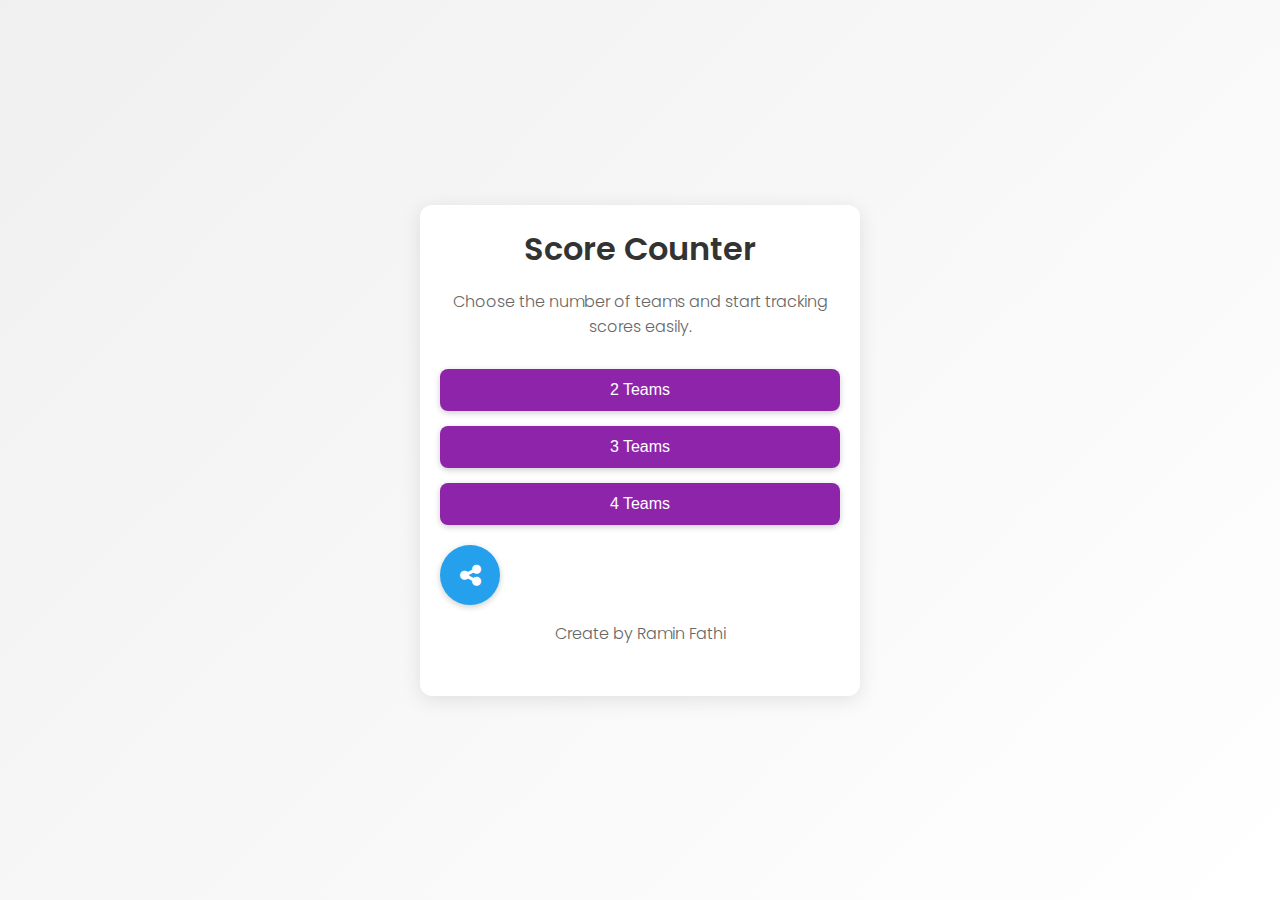
<file: index.html>
<!DOCTYPE html>
<html lang="en">
<head>
    <meta charset="UTF-8" />
    <meta name="viewport" content="width=device-width, initial-scale=1.0"/>
    <title>Score Counter</title>
    <!-- Preconnect to Google Fonts -->
    <link rel="preconnect" href="https://fonts.googleapis.com">
    <link rel="preconnect" href="https://fonts.gstatic.com" crossorigin> 
    <!-- Import Poppins Font -->
    <link href="https://fonts.googleapis.com/css2?family=Poppins:wght@300;400;600&display=swap" rel="stylesheet">
    <!-- Import Font Awesome for Icons -->
    <link rel="stylesheet" href="https://cdnjs.cloudflare.com/ajax/libs/font-awesome/6.4.0/css/all.min.css">
    <style>
        /* Base Styles */
        body {
            margin: 0;
            padding: 0;
            font-family: 'Poppins', sans-serif;
            background: linear-gradient(135deg, #f0f0f0, #ffffff);
            display: flex;
            align-items: center;
            justify-content: center;
            min-height: 100vh;
            color: #333;
        }

        /* Container Styling */
        .container {
            text-align: center;
            padding: 20px;
            max-width: 400px;
            width: 100%;
            background: #fff;
            border-radius: 12px;
            box-shadow: 0 4px 20px rgba(0,0,0,0.1);
        }

        /* Title Styling */
        .container h1 {
            margin-top: 0;
            font-weight: 600;
            font-size: 2rem;
            margin-bottom: 10px;
        }

        /* Subtitle Styling */
        .container .subtitle {
            font-weight: 300;
            margin-bottom: 30px;
            color: #666;
        }

        /* Team Selection Buttons Container */
        .team-selection {
            display: flex;
            flex-direction: column;
            gap: 15px;
        }

        /* Team Selection Buttons with Different Purple Shades */
        .team-selection button:nth-child(1) {
            background: #8e24aa; 
        }

        .team-selection button:nth-child(2) {
            background: #8e24aa;
        }

        .team-selection button:nth-child(3) {
            background: #8e24aa;
        }

        .team-selection button {
            color: #fff;
            border: none;
            border-radius: 8px;
            padding: 12px 0;
            font-size: 1rem;
            cursor: pointer;
            box-shadow: 0 2px 6px rgba(0,0,0,0.2);
            transition: background 0.3s, transform 0.1s;
        }

        /* Hover Effect for Team Buttons */
        .team-selection button:hover {
            opacity: 0.9;
        }

        /* Active State for Team Buttons */
        .team-selection button:active {
            transform: scale(0.97);
        }

        /* Share Button Styling */
        .share-button {
            background: #24A0ED; /* Medium Purple */
            color: #fff;
            border: none;
            border-radius: 50%; /* Perfect Circle */
            width: 60px; /* Fixed Width */
            height: 60px; /* Fixed Height */
            cursor: pointer;
            box-shadow: 0 2px 6px rgba(0,0,0,0.2);
            transition: background 0.3s, transform 0.1s;
            margin-top: 20px; /* Spacing from Team Buttons */
            display: flex;
            align-items: center;
            justify-content: center;
        }

        /* Hover Effect for Share Button */
        .share-button:hover {
            background: #1565c0; /* Darker Purple */
        }

        /* Active State for Share Button */
        .share-button:active {
            transform: scale(0.95);
        }

        /* Share Icon Styling */
        .share-icon {
            font-size: 1.5rem;
        }

        /* Responsive Adjustments */
        @media (max-width: 600px) {
            .container {
                padding: 15px;
            }

            .container h1 {
                font-size: 1.8rem;
            }

            .share-button {
                width: 50px; /* Adjusted Size for Smaller Screens */
                height: 50px;
                font-size: 1.2rem;
            }
        }
    </style>
</head>
<body>
    <div class="container">
        <h1>Score Counter</h1>
        <p class="subtitle">Choose the number of teams and start tracking scores easily.</p>
        <div class="team-selection">
            <button onclick="selectTeams(2)">2 Teams</button>
            <button onclick="selectTeams(3)">3 Teams</button>
            <button onclick="selectTeams(4)">4 Teams</button>
        </div>
        <!-- Share Button -->
        <button class="share-button" id="shareBtn" title="Share this app">
            <i class="fas fa-share-alt share-icon"></i>
        </button>
                <p class="subtitle">Create by Ramin Fathi</p>

    </div>
    
    <!-- External JavaScript File -->
    <script src="js/app.js"></script>
    
    <!-- Inline JavaScript for Share Button -->
    <script>
        // Share Button Functionality
        document.addEventListener('DOMContentLoaded', () => {
            const shareBtn = document.getElementById('shareBtn');

            shareBtn.addEventListener('click', async () => {
                const shareData = {
                    title: 'Score Counter',
                    text: 'Check out this Score Counter app!',
                    url: 'https://github.com/yourusername/yourrepository' // Replace with your GitHub repository link
                };

                if (navigator.share) {
                    try {
                        await navigator.share(shareData);
                        console.log('Shared successfully');
                    } catch (err) {
                        console.error('Error sharing:', err);
                    }
                } else if (navigator.clipboard) {
                    try {
                        await navigator.clipboard.writeText(shareData.url);
                        alert('Link copied to clipboard!');
                    } catch (err) {
                        console.error('Could not copy text: ', err);
                        alert('Failed to copy the link.');
                    }
                } else {
                    // Fallback for older browsers: copy link via temporary input
                    const tempInput = document.createElement('input');
                    tempInput.value = shareData.url;
                    document.body.appendChild(tempInput);
                    tempInput.select();
                    try {
                        document.execCommand('copy');
                        alert('Link copied to clipboard!');
                    } catch (err) {
                        console.error('Could not copy text: ', err);
                        alert('Failed to copy the link.');
                    }
                    document.body.removeChild(tempInput);
                }
            });
        });

        // Placeholder function for team selection
        function selectTeams(number) {
            // Redirect to teams page with number of teams as a query parameter
            window.location.href = `teams.html?teams=${number}`;
        }
    </script>
</body>
</html>
</file>
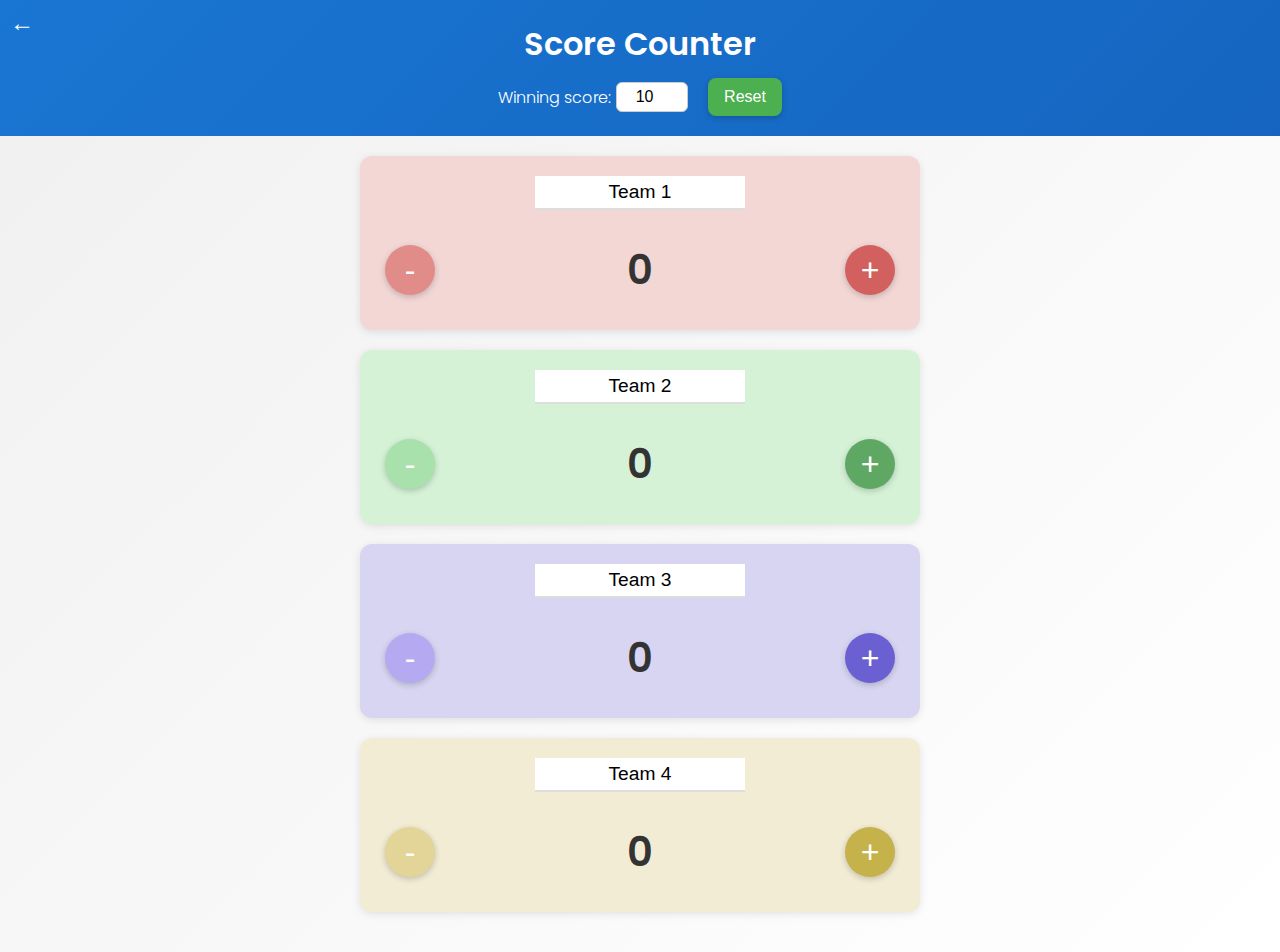
<file: teams.html>
<!DOCTYPE html>
<html lang="en">
<head>
    <meta charset="UTF-8">
    <meta name="viewport" content="width=device-width, initial-scale=1.0">
    <title>Score Counter - Teams</title>
    <link rel="preconnect" href="https://fonts.googleapis.com">
    <link rel="preconnect" href="https://fonts.gstatic.com" crossorigin> 
    <link href="https://fonts.googleapis.com/css2?family=Poppins:wght@300;400;600&display=swap" rel="stylesheet">
    <style>
    body {
        margin: 0;
        padding: 0;
        font-family: 'Poppins', sans-serif;
        background: linear-gradient(135deg, #f0f0f0, #ffffff);
        color: #333;
        display: flex;
        flex-direction: column;
        align-items: center;
        min-height: 100vh;
        position: relative;
    }

    /* Header Section */
    header {
        background: linear-gradient(135deg, #1976d2, #1565c0);
        width: 100%;
        padding: 20px 0;
        position: relative;
    }

    .header-content {
        max-width: 600px;
        margin: 0 auto;
        text-align: center;
        color: #fff;
        position: relative; 
    }

/* Back button as an arrow */
.back-button {
  position: absolute;
  top: 2px;
  left: 2px;
  background: transparent;
  border: none;
  cursor: pointer;
  user-select: none;
  width: 40px;
  height: 40px;
  border-radius: 50%;
  display: flex;
  align-items: center;
  justify-content: center;
  z-index: 1000; /* اضافه کردن z-index بالا */
}

.back-button:hover {
  background: rgba(255,255,255,0.2);
}

.back-icon {
  font-size: 1.5rem;
    color: white;
}


    header h1 {
        margin: 0 0 10px 0;
        font-size: 2rem;
        font-weight: 600;
    }

    .top-actions {
        display: flex;
        flex-wrap: wrap;
        gap: 20px;
        justify-content: center;
        align-items: center;
    }

    .winner-score {
        display: flex;
        align-items: center;
        gap: 5px;
        font-weight: 300;
    }

    .winner-score input {
        width: 60px;
        padding: 5px;
        border-radius: 6px;
        border: 1px solid #ccc;
        font-size: 1rem;
        text-align: center;
    }

    .top-actions button {
        background: #4caf50;
        color: #fff;
        border: none;
        border-radius: 8px;
        padding: 10px 16px;
        font-size: 1rem;
        cursor: pointer;
        box-shadow: 0 2px 6px rgba(0,0,0,0.2);
        transition: background 0.3s, transform 0.1s;
    }

    .top-actions button:hover {
        background: #43a047;
    }

    .top-actions button:active {
        transform: scale(0.98);
    }

    /* Main Content (Teams) */
    main#teamsContainer {
        display: flex;
        flex-direction: column;
        gap: 20px;
        max-width: 600px;
        width: 100%;
        margin: 20px auto 40px auto;
        padding: 0 20px;
        box-sizing: border-box;
    }

    .team-card {
        background: #fff;
        border-radius: 12px;
        padding: 20px;
        display: flex;
        flex-direction: column;
        align-items: center;
        box-shadow: 0 2px 8px rgba(0,0,0,0.1);
        transition: background-color 0.3s;
    }

    .team-card input[type="text"] {
        text-align: center;
        font-size: 1.2rem;
        margin-bottom: 10px;
        border: none;
        border-bottom: 2px solid #ddd;
        padding: 5px;
        outline: none;
        width: 100%;
        max-width: 200px;
    }

    .team-card input[type="text"]:focus {
        border-bottom: 2px solid #1976d2;
    }

    .score-display {
        font-size: 2.5rem;
        margin: 10px 0;
        font-weight: 600;
    }

    .team-card button {
        background: #1976d2;
        border: none;
        color: #fff;
        border-radius: 50%;
        width: 50px;
        height: 50px;
        margin: 5px;
        font-size: 1.5rem;
        cursor: pointer;
        box-shadow: 0 2px 6px rgba(0,0,0,0.15);
        transition: background 0.3s, transform 0.1s;
    }

    .team-card button:hover {
        background: #1565c0;
    }

    .team-card button:active {
        transform: scale(0.95);
    }

    /* Responsive */
    @media (max-width: 600px) {
        header h1 {
            font-size: 1.8rem;
        }

        .score-display {
            font-size: 2rem;
        }

        .team-card {
            padding: 15px;
        }

        .team-card button {
            width: 40px;
            height: 40px;
            font-size: 1.2rem;
        }

        .back-button {
            font-size: 1.2rem;
            top: 15px;
            left: 15px;
        }
    }

    html, body {
        user-select: none !important;
        -webkit-user-select: none !important;
        -moz-user-select: none !important;
        -ms-user-select: none !important;
        -webkit-touch-callout: none !important;
    }

    /* Modal overlay for Back warning */
    .modal-overlay {
      position: fixed;
      top:0; 
      left:0; 
      width:100%; 
      height:100%; 
      background: rgba(0,0,0,0.5);
      display:none; 
      align-items:center; 
      justify-content:center;
      z-index:9999;
    }

    .modal {
      background:#fff;
      padding:20px;
      border-radius:10px;
      text-align:center;
      max-width:300px;
      width:100%;
      box-shadow: 0 2px 10px rgba(0,0,0,0.3);
    }

    .modal h2 {
      margin-top:0;
      font-size:1.5rem;
      margin-bottom:20px;
    }

    .modal p {
      font-size:1rem;
      margin-bottom:20px;
    }

    .modal-buttons {
      display:flex;
      gap:10px;
      justify-content:center;
    }

    .modal-buttons button {
      padding:10px 20px;
      border:none;
      border-radius:5px;
      cursor:pointer;
      font-size:1rem;
      color:#fff;
      transition: background 0.3s;
    }

    .modal-buttons .go-back-btn {
      background:#d32f2f; /* red */
    }

    .modal-buttons .go-back-btn:hover {
      background:#b71c1c;
    }

    .modal-buttons .cancel-btn {
      background:#4caf50; /* green */
    }

    .modal-buttons .cancel-btn:hover {
      background:#388e3c;
    }

    .overlay {
      position: fixed;
      top:0;
      left:0;
      width:100%;
      height:100%;
      background: rgba(0,0,0,0.3);
      display:none;
      align-items:center;
      justify-content:center;
      z-index:9999;
    }

    .reset-circle {
      width:150px;
      height:150px;
      background:#fff;
      border-radius:50%;
      box-shadow:0 0 10px rgba(0,0,0,0.3);
      display:flex;
      flex-direction:column;
      align-items:center;
      justify-content:center;
      animation: heartbeat 1s infinite;
      user-select: none;
      position: relative;
    }

    @keyframes heartbeat {
      0% { transform: scale(1); }
      50% { transform: scale(1.1); }
      100% { transform: scale(1); }
    }

    /* Blur the background when overlay is active */
    body.overlay-active main, 
    body.overlay-active header,
    body.overlay-active .top-actions,
    body.overlay-active .team-card {
      filter: blur(5px);
    }

    </style>
</head>
<body>
    <header>
        <div
          <button class="back-button" id="backBtn">
          <span class="back-icon">&#x2190;</span>
          </button> 
        </div>
  
      <div class="header-content">
        <h1>Score Counter</h1>
        <div class="top-actions">
          <div class="winner-score">
            Winning score:
            <input type="number" id="winningScore" value="10" min="1">
          </div>
          <!-- Remove onclick="showResetCountdown()" from here -->
          <button id="resetBtn">Reset</button>
        </div>
      </div>
    </header>

    <main id="teamsContainer">
      <!-- Team cards will be generated by JS -->
    </main>

    <!-- Back warning Modal -->
    <div class="modal-overlay" id="modalOverlay">
      <div class="modal">
        <h2>Warning</h2>
        <p>If you go back, the team names and scores will be reset. Are you sure?</p>
        <div class="modal-buttons">
          <button class="go-back-btn" id="confirmBackBtn">Go Back</button>
          <button class="cancel-btn" id="cancelBtn">Cancel</button>
        </div>
      </div>
    </div>

    <!-- Overlay for reset hold -->
    <div class="overlay" id="overlay"></div>

    <script>
      // Function to get number of teams with default value
      function getNumberOfTeams() {
        const urlParams = new URLSearchParams(window.location.search);
        const teams = urlParams.get('teams');
        const number = parseInt(teams, 10);
        return isNaN(number) ? 4 : number; // default to 4 teams if not set
      }

      const numberOfTeams = getNumberOfTeams();

      // Pastel colors for team cards (extendable)
      const teamColors = ['#f2d7d5', '#d5f2d7', '#d7d5f2', '#f2ecd5', '#d1f2f5', '#f2d1f5'];
      
      // Darker tones for buttons (extendable)
      const addButtonColors = ['#d2605e', '#5fa864', '#6a60d2', '#c6b24a', '#5aa6a6', '#c68ac6'];
      const subtractButtonColors = ['#e28c89', '#a8e1ab', '#b5aaf2', '#e2d597', '#a8e1e1', '#e2d5e2'];
      
      let teamsData = [];
      for (let i = 0; i < numberOfTeams; i++) {
        teamsData.push({ name: `Team ${i+1}`, score: 0 });
      }
      
      const teamsContainer = document.getElementById('teamsContainer');
      
      // Create Teams UI
      teamsData.forEach((team, index) => {
        const teamCard = document.createElement('div');
        teamCard.className = 'team-card';
        teamCard.style.backgroundColor = teamColors[index % teamColors.length];
      
        const teamNameInput = document.createElement('input');
        teamNameInput.type = 'text';
        teamNameInput.value = team.name;
        teamNameInput.style.userSelect = 'auto';
        
        teamNameInput.addEventListener('input', (e) => {
          teamsData[index].name = e.target.value;
        });
      
        const scoreDisplay = document.createElement('div');
        scoreDisplay.className = 'score-display';
        scoreDisplay.innerText = team.score;
        scoreDisplay.style.userSelect = 'none';
      
        const rowContainer = document.createElement('div');
        rowContainer.style.display = 'flex';
        rowContainer.style.alignItems = 'center';
        rowContainer.style.justifyContent = 'space-between';
        rowContainer.style.width = '100%';
        rowContainer.style.gap = '20px';
        rowContainer.style.marginTop = '10px';
      
        const subtractButton = document.createElement('button');
        subtractButton.innerText = '-';
        styleButton(subtractButton, subtractButtonColors[index % subtractButtonColors.length], true); 
        subtractButton.style.fontSize = '2rem';
      
        const addButton = document.createElement('button');
        addButton.innerText = '+';
        styleButton(addButton, addButtonColors[index % addButtonColors.length], true);
        addButton.style.fontSize = '2rem';
      
        // Event listeners for holding the buttons
        addButton.addEventListener('mousedown', (e) => { e.preventDefault(); startHold(addButton, scoreDisplay, () => {
          teamsData[index].score++;
          updateScores();
        }); });
        subtractButton.addEventListener('mousedown', (e) => { e.preventDefault(); startHold(subtractButton, scoreDisplay, () => {
          if (teamsData[index].score > 0) {
            teamsData[index].score--;
            updateScores();
          }
        }); });
      
        addButton.addEventListener('touchstart', (e) => { e.preventDefault(); startHold(addButton, scoreDisplay, () => {
          teamsData[index].score++;
          updateScores();
        }); });
        subtractButton.addEventListener('touchstart', (e) => { e.preventDefault(); startHold(subtractButton, scoreDisplay, () => {
          if (teamsData[index].score > 0) {
            teamsData[index].score--;
            updateScores();
          }
        }); });
      
        addButton.addEventListener('mouseup', stopHold);
        subtractButton.addEventListener('mouseup', stopHold);
        addButton.addEventListener('touchend', stopHold);
        subtractButton.addEventListener('touchend', stopHold);
        document.addEventListener('mouseleave', stopHold);
      
        rowContainer.appendChild(subtractButton);
        rowContainer.appendChild(scoreDisplay);
        rowContainer.appendChild(addButton);
      
        teamCard.appendChild(teamNameInput);
        teamCard.appendChild(rowContainer);
      
        teamsContainer.appendChild(teamCard);
      });
      
      let holdTimeout;
      let animationInterval;
      let holding = false;
      
      /**
       * Styles the button. Uses flex to center the icon.
       */
      function styleButton(btn, color, isCircle) {
        btn.style.backgroundColor = color;
        btn.style.border = 'none';
        btn.style.color = '#fff';
        btn.style.borderRadius = isCircle ? '50%' : '4px';
        btn.style.padding = '10px 16px';
        btn.style.fontSize = '1rem';
        btn.style.cursor = 'pointer';
        btn.style.boxShadow = '0 2px 6px rgba(0,0,0,0.2)';
        btn.style.transition = 'background 0.3s, transform 0.1s';
        btn.style.userSelect = 'none';
        btn.style.webkitUserSelect = 'none';
        btn.style.MozUserSelect = 'none';
        btn.style.webkitTouchCallout = 'none';
        btn.style.display = 'flex';
        btn.style.alignItems = 'center';
        btn.style.justifyContent = 'center';
      }
      
      /**
       * Start hold process for score buttons
       */
      function startHold(button, scoreDisplay, callback) {
        holding = true;
        let scaleUp = true;
        scoreDisplay.style.transition = 'transform 0.3s ease';
        button.style.transition = 'transform 0.3s ease';
      
        animationInterval = setInterval(() => {
          scoreDisplay.style.transform = scaleUp ? 'scale(1.2)' : 'scale(1)';
          button.style.transform = scaleUp ? 'scale(1.2)' : 'scale(1)';
          scaleUp = !scaleUp;
        }, 300);
      
        holdTimeout = setTimeout(() => {
          if (holding) {
            callback();
          }
          cleanUpHold(scoreDisplay, button);
        }, 1500);
      }
      
      /**
       * Stop hold if released early for score buttons
       */
      function stopHold() {
        if (holding && !resetCircle) {
          holding = false;
          clearTimeout(holdTimeout);
          clearInterval(animationInterval);
          resetAnimations();
        }
      }
      
      /**
       * Clean up after hold finishes for score buttons
       */
      function cleanUpHold(scoreDisplay, button) {
        clearInterval(animationInterval);
        holding = false;
        resetAnimations();
      }
      
      /**
       * Reset animations
       */
      function resetAnimations() {
        const scoreDisplays = document.querySelectorAll('.score-display');
        scoreDisplays.forEach(sd => sd.style.transform = 'scale(1)');
      
        const allButtons = document.querySelectorAll('button');
        allButtons.forEach(b => b.style.transform = 'scale(1)');
      }
      
      /**
       * Update scores and check winner.
       */
      function updateScores() {
        const scoreDisplays = document.querySelectorAll('.score-display');
        const winningScoreInput = document.getElementById('winningScore');
        const winningScore = parseInt(winningScoreInput.value, 10);
        if (isNaN(winningScore) || winningScore <=0 ) {
          // Handle invalid input
          return;
        }
      
        let winnerFound = false;
        let maxScore = 0;
        let winnerIndex = -1;
      
        teamsData.forEach((t, i) => {
          if (t.score > maxScore) {
            maxScore = t.score;
            winnerIndex = i;
          }
        });
      
        if (maxScore >= winningScore) {
          winnerFound = true;
        }
      
        teamsData.forEach((t, i) => {
          scoreDisplays[i].innerText = t.score;
          const card = scoreDisplays[i].parentElement.parentElement;
          if (winnerFound) {
            card.style.backgroundColor = (i === winnerIndex) ? 'green' : 'red';
          } else {
            card.style.backgroundColor = teamColors[i % teamColors.length];
          }
        });
      }
      
      /**
       * Handle the Reset Button (long press)
       */
      const resetBtnElement = document.getElementById('resetBtn');
      resetBtnElement.removeAttribute('onclick'); // Ensure no onclick attribute

      resetBtnElement.addEventListener('mousedown', (e) => {
        e.preventDefault();
        startResetHold();
      });
      
      resetBtnElement.addEventListener('touchstart', (e) => {
        e.preventDefault();
        startResetHold();
      });
      
      resetBtnElement.addEventListener('mouseup', stopResetHold);
      resetBtnElement.addEventListener('touchend', stopResetHold);
      
      // Variables for reset hold
      let resetIntervalID;
      let resetTimeLeft = 3;
      let resetCircle;
      
      const overlayElement = document.getElementById('overlay');
      
      function startResetHold() {
        if (holding) return; // already holding
        holding = true;
        resetTimeLeft = 3;
      
        // Show overlay
        document.body.classList.add('overlay-active');
        overlayElement.style.display = 'flex';
      
        // Create reset circle
        resetCircle = document.createElement('div');
        resetCircle.className = 'reset-circle';
      
        const text = document.createElement('div');
        text.style.fontSize = '1.5rem';
        text.style.fontWeight = '600';
        text.style.marginBottom = '10px';
        text.innerText = 'Reset';
      
        const countdown = document.createElement('div');
        countdown.style.fontSize = '2rem';
        countdown.style.fontWeight = 'bold';
        countdown.innerText = resetTimeLeft;
      
        resetCircle.appendChild(text);
        resetCircle.appendChild(countdown);
        overlayElement.appendChild(resetCircle);
      
        // Start countdown
        resetIntervalID = setInterval(() => {
          if (!holding) return;
          resetTimeLeft--;
          if (resetTimeLeft <= 0) {
            clearInterval(resetIntervalID);
            finishReset();
          } else {
            countdown.innerText = resetTimeLeft;
          }
        }, 1000);
      }
      
      function stopResetHold() {
        if (!holding) return;
        holding = false;
        clearInterval(resetIntervalID);
        hideResetOverlay();
      }
      
      function finishReset() {
        holding = false;
        hideResetOverlay();
        resetGame();
      }
      
      function hideResetOverlay() {
        if (resetCircle && resetCircle.parentNode) {
          resetCircle.parentNode.removeChild(resetCircle);
        }
        overlayElement.style.display = 'none';
        document.body.classList.remove('overlay-active');
      }
      
      /**
       * Back Button Modal
       */
      const backBtn = document.getElementById('backBtn');
      const modalOverlay = document.getElementById('modalOverlay');
      const confirmBackBtn = document.getElementById('confirmBackBtn');
      const cancelBtn = document.getElementById('cancelBtn');
      
      backBtn.addEventListener('click', () => {
        // Show modal
        modalOverlay.style.display = 'flex';
      });
      
      cancelBtn.addEventListener('click', () => {
        // Hide modal
        modalOverlay.style.display = 'none';
      });
      
      confirmBackBtn.addEventListener('click', () => {
        goBack();
      });
      
      function resetGame() {
        teamsData.forEach(t => t.score = 0);
        updateScores();
      }
      
      function goBack() {
        window.location.href = 'index.html';
      }

    </script>
</body>
</html>
</file>
